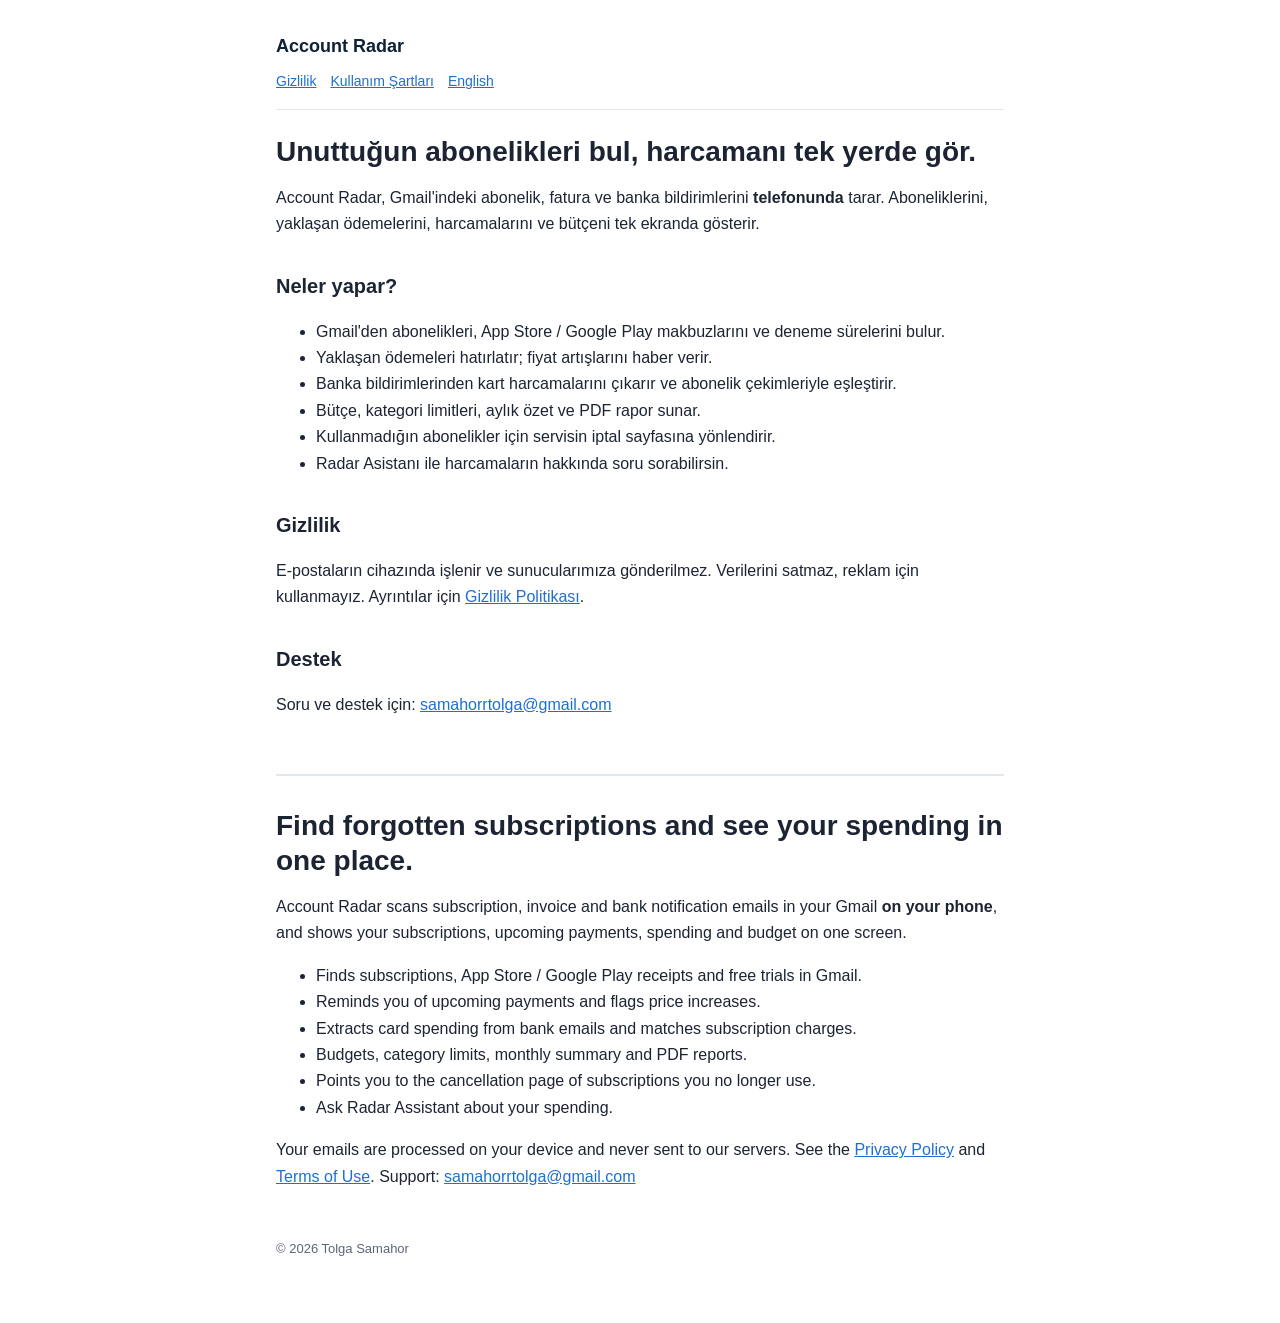
<file: index.html>
<!doctype html>
<html lang="tr">
<head>
<meta charset="utf-8">
<meta name="viewport" content="width=device-width, initial-scale=1">
<title>Account Radar</title>
<meta name="description" content="Account Radar: Gmail'indeki abonelikleri ve harcamaları bulan, takip eden uygulama.">
<link rel="stylesheet" href="style.css">
</head>
<body>
<main>
<header>
  <a class="brand" href="index.html">Account Radar</a>
  <nav><a href="privacy.html">Gizlilik</a><a href="terms.html">Kullanım Şartları</a><a href="#en">English</a></nav>
</header>

<h1>Unuttuğun abonelikleri bul, harcamanı tek yerde gör.</h1>
<p>Account Radar, Gmail'indeki abonelik, fatura ve banka bildirimlerini <strong>telefonunda</strong> tarar. Aboneliklerini, yaklaşan ödemelerini, harcamalarını ve bütçeni tek ekranda gösterir.</p>

<h2>Neler yapar?</h2>
<ul>
  <li>Gmail'den abonelikleri, App Store / Google Play makbuzlarını ve deneme sürelerini bulur.</li>
  <li>Yaklaşan ödemeleri hatırlatır; fiyat artışlarını haber verir.</li>
  <li>Banka bildirimlerinden kart harcamalarını çıkarır ve abonelik çekimleriyle eşleştirir.</li>
  <li>Bütçe, kategori limitleri, aylık özet ve PDF rapor sunar.</li>
  <li>Kullanmadığın abonelikler için servisin iptal sayfasına yönlendirir.</li>
  <li>Radar Asistanı ile harcamaların hakkında soru sorabilirsin.</li>
</ul>

<h2>Gizlilik</h2>
<p>E-postaların cihazında işlenir ve sunucularımıza gönderilmez. Verilerini satmaz, reklam için kullanmayız. Ayrıntılar için <a href="privacy.html">Gizlilik Politikası</a>.</p>

<h2>Destek</h2>
<p>Soru ve destek için: <a href="mailto:samahorrtolga@gmail.com">samahorrtolga@gmail.com</a></p>

<section class="lang" id="en" lang="en">
<h1>Find forgotten subscriptions and see your spending in one place.</h1>
<p>Account Radar scans subscription, invoice and bank notification emails in your Gmail <strong>on your phone</strong>, and shows your subscriptions, upcoming payments, spending and budget on one screen.</p>
<ul>
  <li>Finds subscriptions, App Store / Google Play receipts and free trials in Gmail.</li>
  <li>Reminds you of upcoming payments and flags price increases.</li>
  <li>Extracts card spending from bank emails and matches subscription charges.</li>
  <li>Budgets, category limits, monthly summary and PDF reports.</li>
  <li>Points you to the cancellation page of subscriptions you no longer use.</li>
  <li>Ask Radar Assistant about your spending.</li>
</ul>
<p>Your emails are processed on your device and never sent to our servers. See the <a href="privacy.html#en">Privacy Policy</a> and <a href="terms.html#en">Terms of Use</a>. Support: <a href="mailto:samahorrtolga@gmail.com">samahorrtolga@gmail.com</a></p>
</section>

<footer>© 2026 Tolga Samahor</footer>
</main>
</body>
</html>
</file>
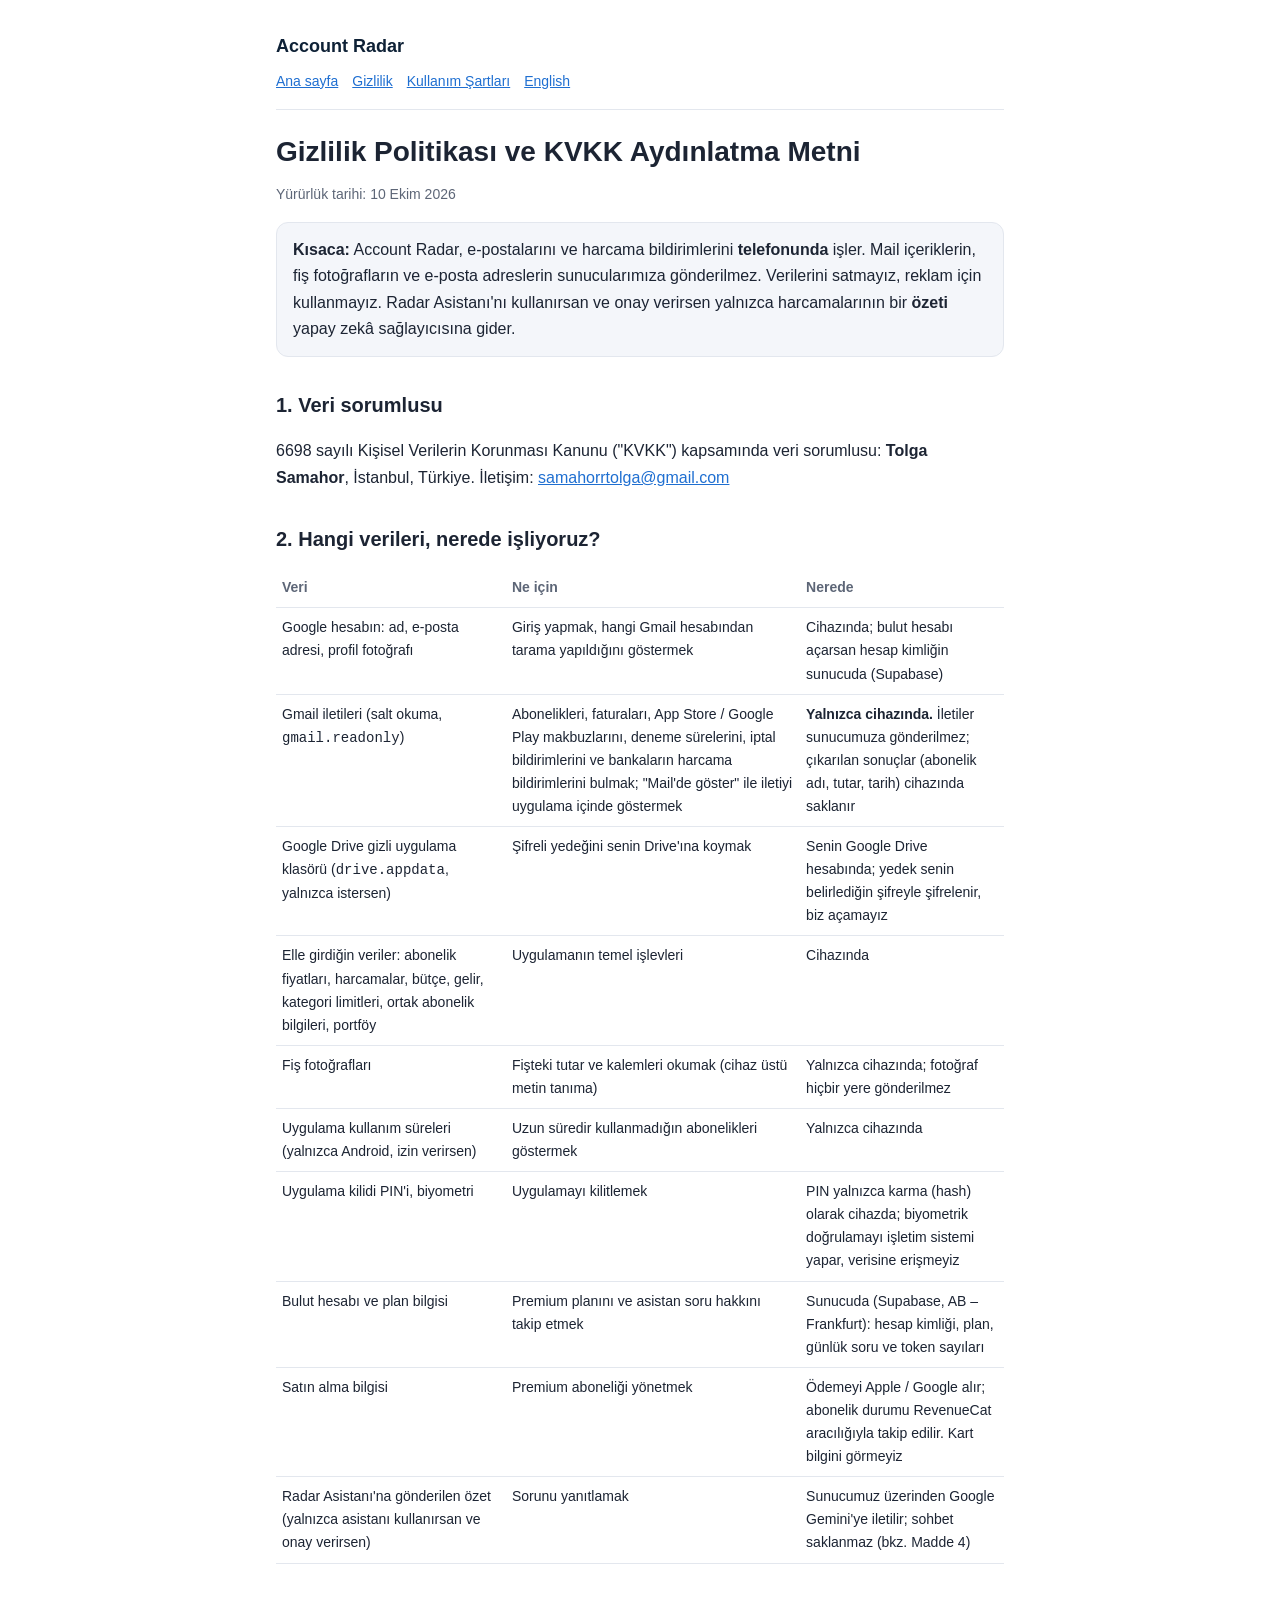
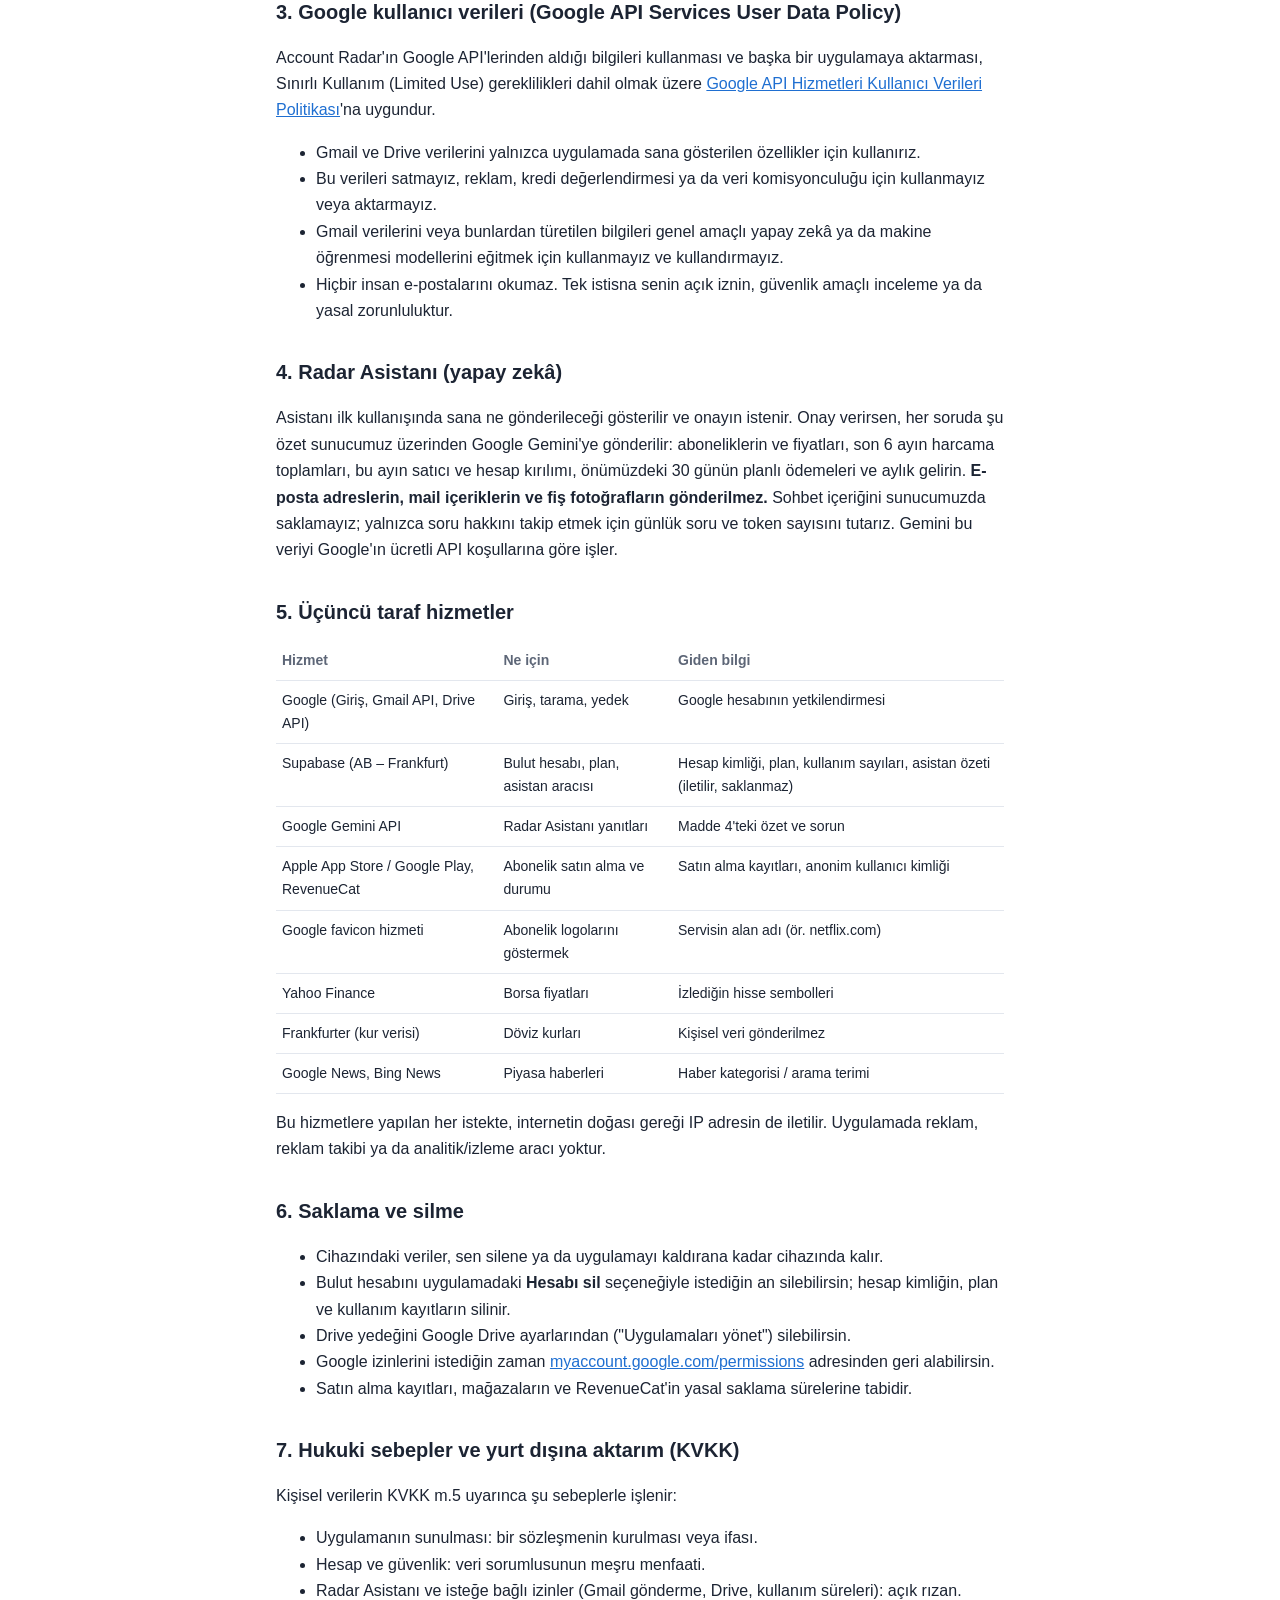
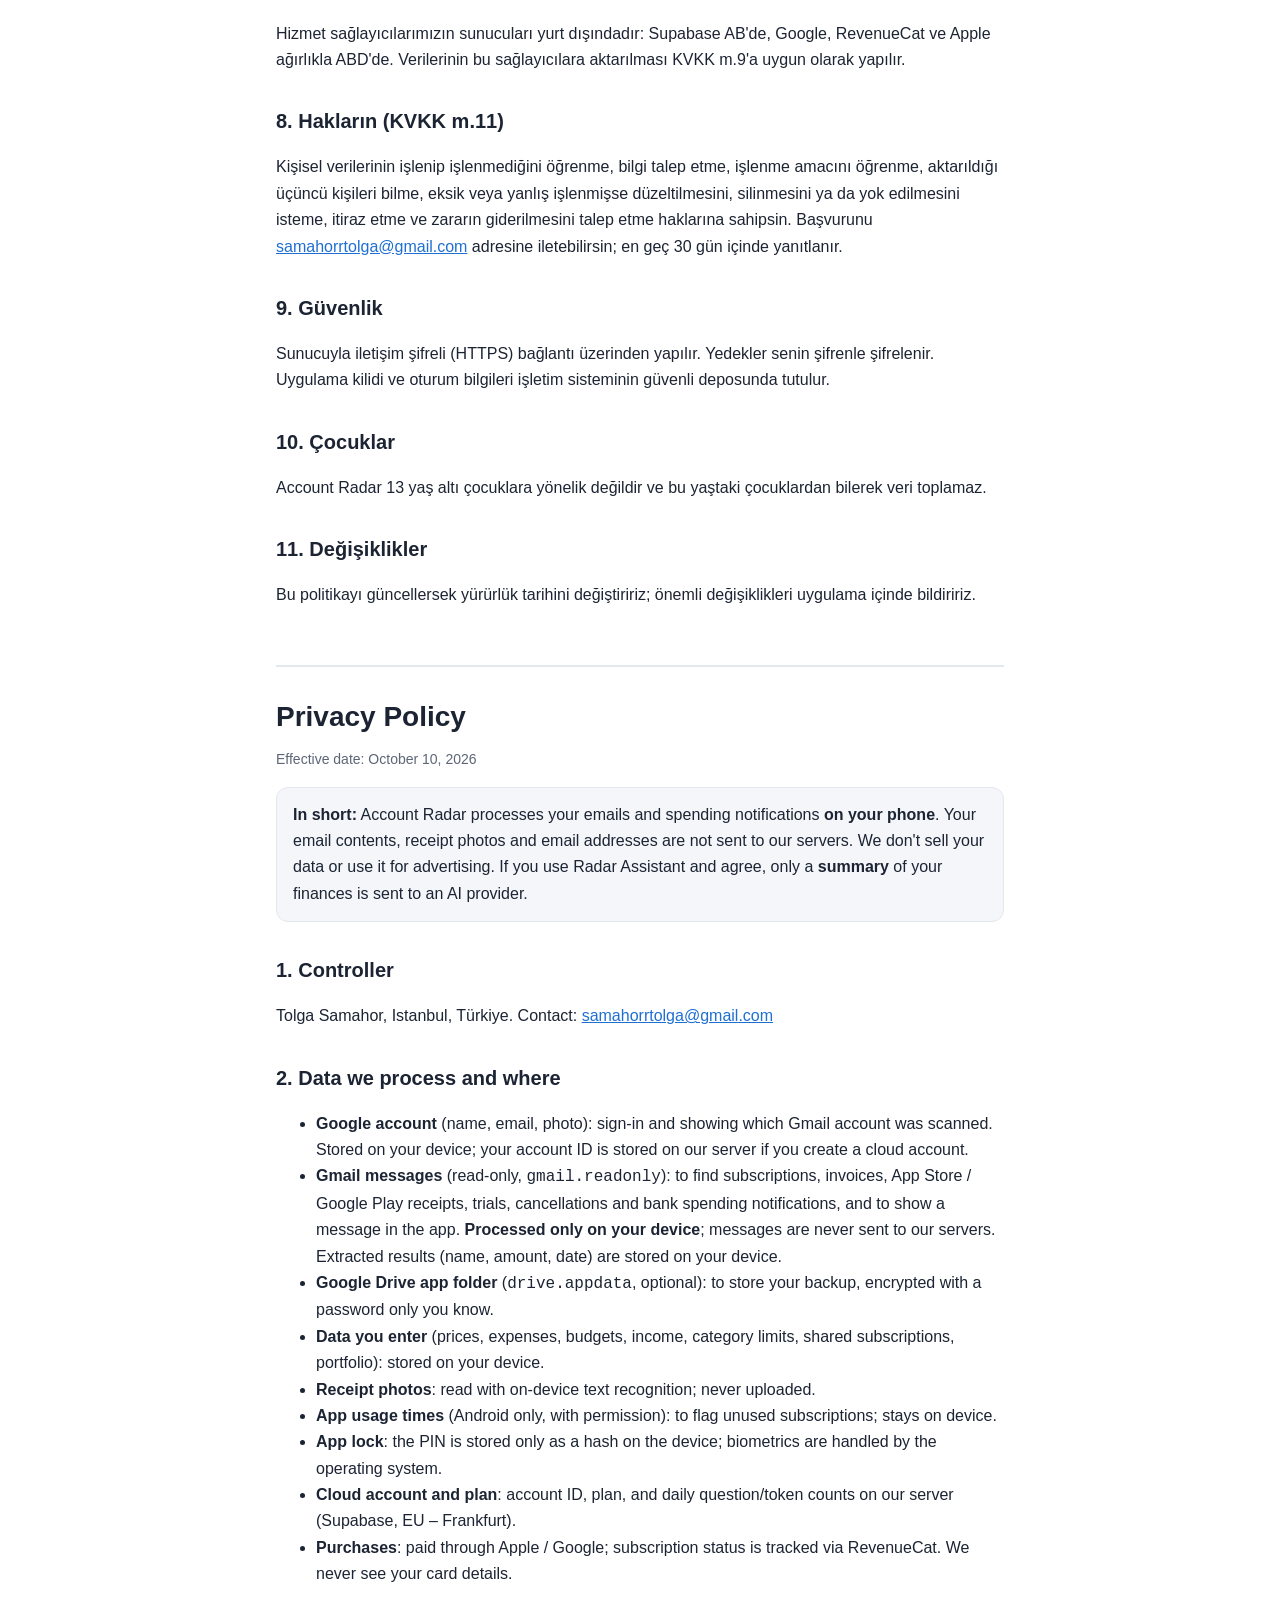
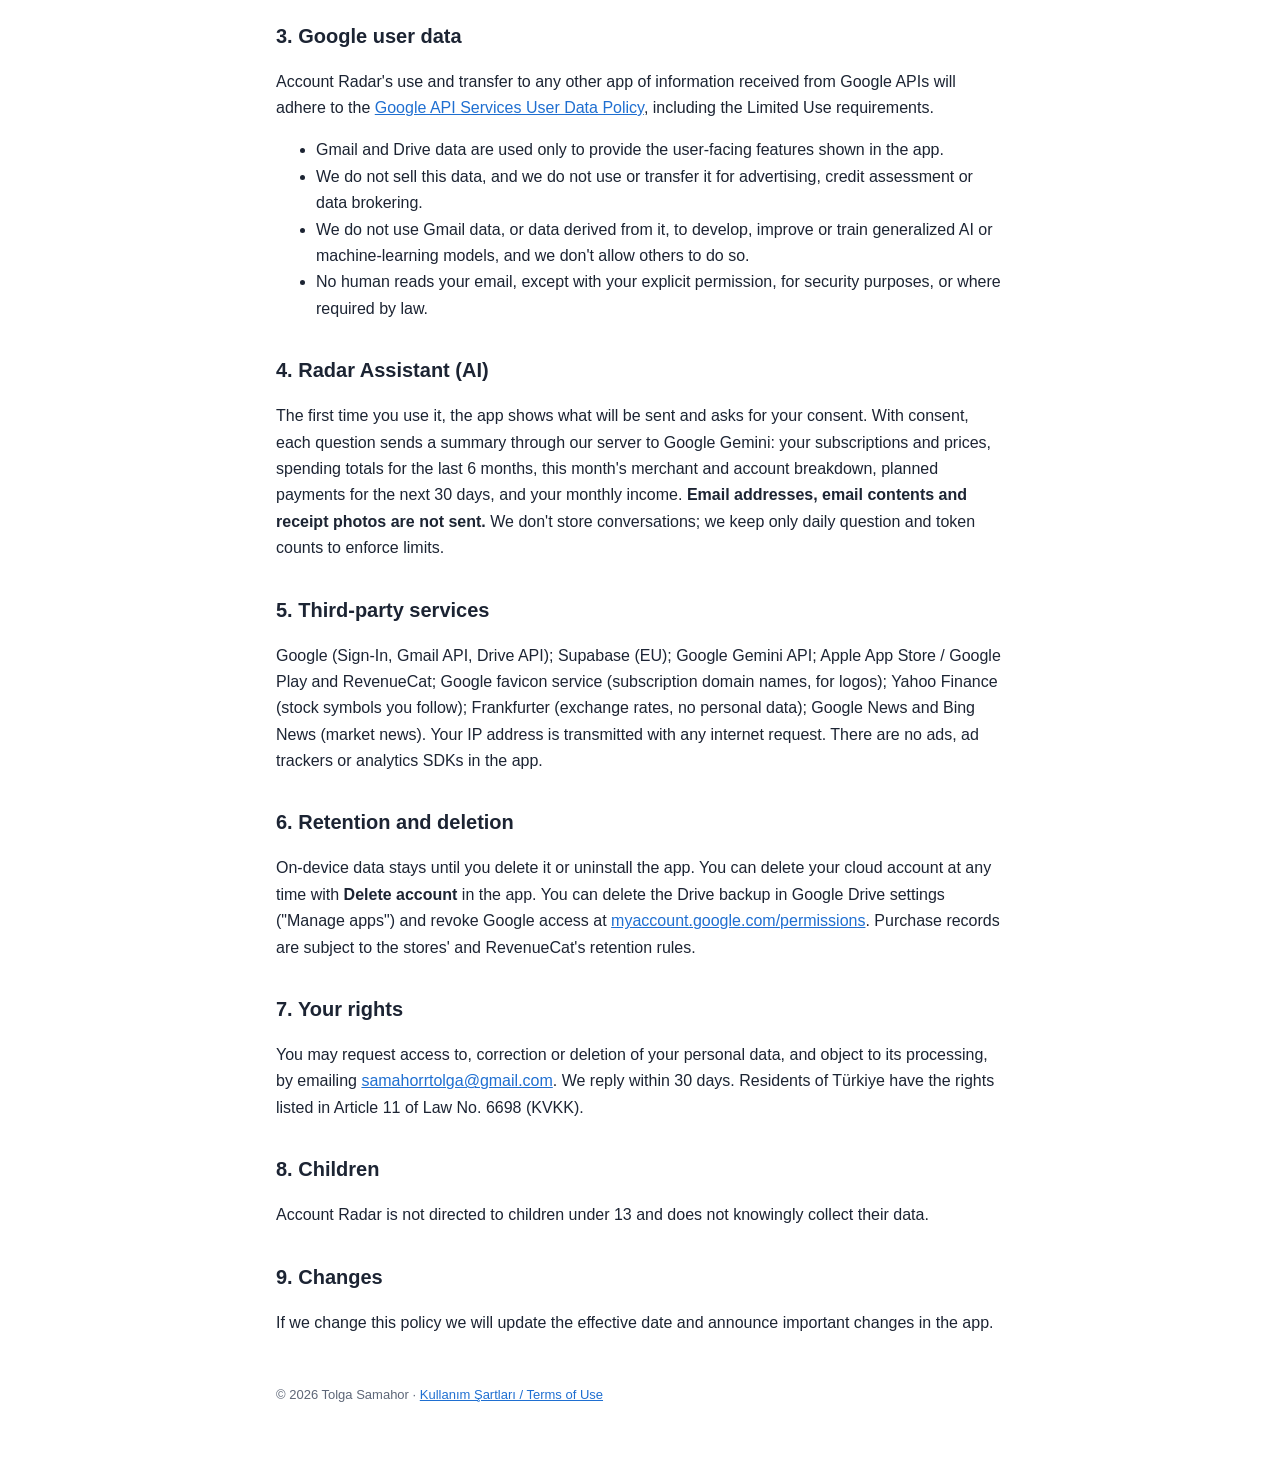
<file: privacy.html>
<!doctype html>
<html lang="tr">
<head>
<meta charset="utf-8">
<meta name="viewport" content="width=device-width, initial-scale=1">
<title>Gizlilik Politikası · Account Radar</title>
<link rel="stylesheet" href="style.css">
</head>
<body>
<main>
<header>
  <a class="brand" href="index.html">Account Radar</a>
  <nav><a href="index.html">Ana sayfa</a><a href="privacy.html">Gizlilik</a><a href="terms.html">Kullanım Şartları</a><a href="#en">English</a></nav>
</header>

<h1>Gizlilik Politikası ve KVKK Aydınlatma Metni</h1>
<p class="muted">Yürürlük tarihi: 10 Ekim 2026</p>

<div class="box">
  <strong>Kısaca:</strong> Account Radar, e-postalarını ve harcama bildirimlerini <strong>telefonunda</strong> işler. Mail içeriklerin, fiş fotoğrafların ve e-posta adreslerin sunucularımıza gönderilmez. Verilerini satmayız, reklam için kullanmayız. Radar Asistanı'nı kullanırsan ve onay verirsen yalnızca harcamalarının bir <strong>özeti</strong> yapay zekâ sağlayıcısına gider.
</div>

<h2>1. Veri sorumlusu</h2>
<p>6698 sayılı Kişisel Verilerin Korunması Kanunu ("KVKK") kapsamında veri sorumlusu: <strong>Tolga Samahor</strong>, İstanbul, Türkiye. İletişim: <a href="mailto:samahorrtolga@gmail.com">samahorrtolga@gmail.com</a></p>

<h2>2. Hangi verileri, nerede işliyoruz?</h2>
<table>
  <thead><tr><th>Veri</th><th>Ne için</th><th>Nerede</th></tr></thead>
  <tbody>
    <tr><td>Google hesabın: ad, e-posta adresi, profil fotoğrafı</td><td>Giriş yapmak, hangi Gmail hesabından tarama yapıldığını göstermek</td><td>Cihazında; bulut hesabı açarsan hesap kimliğin sunucuda (Supabase)</td></tr>
    <tr><td>Gmail iletileri (salt okuma, <code>gmail.readonly</code>)</td><td>Abonelikleri, faturaları, App Store / Google Play makbuzlarını, deneme sürelerini, iptal bildirimlerini ve bankaların harcama bildirimlerini bulmak; "Mail'de göster" ile iletiyi uygulama içinde göstermek</td><td><strong>Yalnızca cihazında.</strong> İletiler sunucumuza gönderilmez; çıkarılan sonuçlar (abonelik adı, tutar, tarih) cihazında saklanır</td></tr>
    <tr><td>Google Drive gizli uygulama klasörü (<code>drive.appdata</code>, yalnızca istersen)</td><td>Şifreli yedeğini senin Drive'ına koymak</td><td>Senin Google Drive hesabında; yedek senin belirlediğin şifreyle şifrelenir, biz açamayız</td></tr>
    <tr><td>Elle girdiğin veriler: abonelik fiyatları, harcamalar, bütçe, gelir, kategori limitleri, ortak abonelik bilgileri, portföy</td><td>Uygulamanın temel işlevleri</td><td>Cihazında</td></tr>
    <tr><td>Fiş fotoğrafları</td><td>Fişteki tutar ve kalemleri okumak (cihaz üstü metin tanıma)</td><td>Yalnızca cihazında; fotoğraf hiçbir yere gönderilmez</td></tr>
    <tr><td>Uygulama kullanım süreleri (yalnızca Android, izin verirsen)</td><td>Uzun süredir kullanmadığın abonelikleri göstermek</td><td>Yalnızca cihazında</td></tr>
    <tr><td>Uygulama kilidi PIN'i, biyometri</td><td>Uygulamayı kilitlemek</td><td>PIN yalnızca karma (hash) olarak cihazda; biyometrik doğrulamayı işletim sistemi yapar, verisine erişmeyiz</td></tr>
    <tr><td>Bulut hesabı ve plan bilgisi</td><td>Premium planını ve asistan soru hakkını takip etmek</td><td>Sunucuda (Supabase, AB – Frankfurt): hesap kimliği, plan, günlük soru ve token sayıları</td></tr>
    <tr><td>Satın alma bilgisi</td><td>Premium aboneliği yönetmek</td><td>Ödemeyi Apple / Google alır; abonelik durumu RevenueCat aracılığıyla takip edilir. Kart bilgini görmeyiz</td></tr>
    <tr><td>Radar Asistanı'na gönderilen özet (yalnızca asistanı kullanırsan ve onay verirsen)</td><td>Sorunu yanıtlamak</td><td>Sunucumuz üzerinden Google Gemini'ye iletilir; sohbet saklanmaz (bkz. Madde 4)</td></tr>
  </tbody>
</table>

<h2>3. Google kullanıcı verileri (Google API Services User Data Policy)</h2>
<p>Account Radar'ın Google API'lerinden aldığı bilgileri kullanması ve başka bir uygulamaya aktarması, Sınırlı Kullanım (Limited Use) gereklilikleri dahil olmak üzere <a href="https://developers.google.com/terms/api-services-user-data-policy">Google API Hizmetleri Kullanıcı Verileri Politikası</a>'na uygundur.</p>
<ul>
  <li>Gmail ve Drive verilerini yalnızca uygulamada sana gösterilen özellikler için kullanırız.</li>
  <li>Bu verileri satmayız, reklam, kredi değerlendirmesi ya da veri komisyonculuğu için kullanmayız veya aktarmayız.</li>
  <li>Gmail verilerini veya bunlardan türetilen bilgileri genel amaçlı yapay zekâ ya da makine öğrenmesi modellerini eğitmek için kullanmayız ve kullandırmayız.</li>
  <li>Hiçbir insan e-postalarını okumaz. Tek istisna senin açık iznin, güvenlik amaçlı inceleme ya da yasal zorunluluktur.</li>
</ul>

<h2>4. Radar Asistanı (yapay zekâ)</h2>
<p>Asistanı ilk kullanışında sana ne gönderileceği gösterilir ve onayın istenir. Onay verirsen, her soruda şu özet sunucumuz üzerinden Google Gemini'ye gönderilir: aboneliklerin ve fiyatları, son 6 ayın harcama toplamları, bu ayın satıcı ve hesap kırılımı, önümüzdeki 30 günün planlı ödemeleri ve aylık gelirin. <strong>E-posta adreslerin, mail içeriklerin ve fiş fotoğrafların gönderilmez.</strong> Sohbet içeriğini sunucumuzda saklamayız; yalnızca soru hakkını takip etmek için günlük soru ve token sayısını tutarız. Gemini bu veriyi Google'ın ücretli API koşullarına göre işler.</p>

<h2>5. Üçüncü taraf hizmetler</h2>
<table>
  <thead><tr><th>Hizmet</th><th>Ne için</th><th>Giden bilgi</th></tr></thead>
  <tbody>
    <tr><td>Google (Giriş, Gmail API, Drive API)</td><td>Giriş, tarama, yedek</td><td>Google hesabının yetkilendirmesi</td></tr>
    <tr><td>Supabase (AB – Frankfurt)</td><td>Bulut hesabı, plan, asistan aracısı</td><td>Hesap kimliği, plan, kullanım sayıları, asistan özeti (iletilir, saklanmaz)</td></tr>
    <tr><td>Google Gemini API</td><td>Radar Asistanı yanıtları</td><td>Madde 4'teki özet ve sorun</td></tr>
    <tr><td>Apple App Store / Google Play, RevenueCat</td><td>Abonelik satın alma ve durumu</td><td>Satın alma kayıtları, anonim kullanıcı kimliği</td></tr>
    <tr><td>Google favicon hizmeti</td><td>Abonelik logolarını göstermek</td><td>Servisin alan adı (ör. netflix.com)</td></tr>
    <tr><td>Yahoo Finance</td><td>Borsa fiyatları</td><td>İzlediğin hisse sembolleri</td></tr>
    <tr><td>Frankfurter (kur verisi)</td><td>Döviz kurları</td><td>Kişisel veri gönderilmez</td></tr>
    <tr><td>Google News, Bing News</td><td>Piyasa haberleri</td><td>Haber kategorisi / arama terimi</td></tr>
  </tbody>
</table>
<p>Bu hizmetlere yapılan her istekte, internetin doğası gereği IP adresin de iletilir. Uygulamada reklam, reklam takibi ya da analitik/izleme aracı yoktur.</p>

<h2>6. Saklama ve silme</h2>
<ul>
  <li>Cihazındaki veriler, sen silene ya da uygulamayı kaldırana kadar cihazında kalır.</li>
  <li>Bulut hesabını uygulamadaki <strong>Hesabı sil</strong> seçeneğiyle istediğin an silebilirsin; hesap kimliğin, plan ve kullanım kayıtların silinir.</li>
  <li>Drive yedeğini Google Drive ayarlarından ("Uygulamaları yönet") silebilirsin.</li>
  <li>Google izinlerini istediğin zaman <a href="https://myaccount.google.com/permissions">myaccount.google.com/permissions</a> adresinden geri alabilirsin.</li>
  <li>Satın alma kayıtları, mağazaların ve RevenueCat'in yasal saklama sürelerine tabidir.</li>
</ul>

<h2>7. Hukuki sebepler ve yurt dışına aktarım (KVKK)</h2>
<p>Kişisel verilerin KVKK m.5 uyarınca şu sebeplerle işlenir:</p>
<ul>
  <li>Uygulamanın sunulması: bir sözleşmenin kurulması veya ifası.</li>
  <li>Hesap ve güvenlik: veri sorumlusunun meşru menfaati.</li>
  <li>Radar Asistanı ve isteğe bağlı izinler (Gmail gönderme, Drive, kullanım süreleri): açık rızan.</li>
</ul>
<p>Hizmet sağlayıcılarımızın sunucuları yurt dışındadır: Supabase AB'de, Google, RevenueCat ve Apple ağırlıkla ABD'de. Verilerinin bu sağlayıcılara aktarılması KVKK m.9'a uygun olarak yapılır.</p>

<h2>8. Hakların (KVKK m.11)</h2>
<p>Kişisel verilerinin işlenip işlenmediğini öğrenme, bilgi talep etme, işlenme amacını öğrenme, aktarıldığı üçüncü kişileri bilme, eksik veya yanlış işlenmişse düzeltilmesini, silinmesini ya da yok edilmesini isteme, itiraz etme ve zararın giderilmesini talep etme haklarına sahipsin. Başvurunu <a href="mailto:samahorrtolga@gmail.com">samahorrtolga@gmail.com</a> adresine iletebilirsin; en geç 30 gün içinde yanıtlanır.</p>

<h2>9. Güvenlik</h2>
<p>Sunucuyla iletişim şifreli (HTTPS) bağlantı üzerinden yapılır. Yedekler senin şifrenle şifrelenir. Uygulama kilidi ve oturum bilgileri işletim sisteminin güvenli deposunda tutulur.</p>

<h2>10. Çocuklar</h2>
<p>Account Radar 13 yaş altı çocuklara yönelik değildir ve bu yaştaki çocuklardan bilerek veri toplamaz.</p>

<h2>11. Değişiklikler</h2>
<p>Bu politikayı güncellersek yürürlük tarihini değiştiririz; önemli değişiklikleri uygulama içinde bildiririz.</p>

<!-- ============================ ENGLISH ============================ -->
<section class="lang" id="en" lang="en">
<h1>Privacy Policy</h1>
<p class="muted">Effective date: October 10, 2026</p>

<div class="box">
  <strong>In short:</strong> Account Radar processes your emails and spending notifications <strong>on your phone</strong>. Your email contents, receipt photos and email addresses are not sent to our servers. We don't sell your data or use it for advertising. If you use Radar Assistant and agree, only a <strong>summary</strong> of your finances is sent to an AI provider.
</div>

<h2>1. Controller</h2>
<p>Tolga Samahor, Istanbul, Türkiye. Contact: <a href="mailto:samahorrtolga@gmail.com">samahorrtolga@gmail.com</a></p>

<h2>2. Data we process and where</h2>
<ul>
  <li><strong>Google account</strong> (name, email, photo): sign-in and showing which Gmail account was scanned. Stored on your device; your account ID is stored on our server if you create a cloud account.</li>
  <li><strong>Gmail messages</strong> (read-only, <code>gmail.readonly</code>): to find subscriptions, invoices, App Store / Google Play receipts, trials, cancellations and bank spending notifications, and to show a message in the app. <strong>Processed only on your device</strong>; messages are never sent to our servers. Extracted results (name, amount, date) are stored on your device.</li>
  <li><strong>Google Drive app folder</strong> (<code>drive.appdata</code>, optional): to store your backup, encrypted with a password only you know.</li>
  <li><strong>Data you enter</strong> (prices, expenses, budgets, income, category limits, shared subscriptions, portfolio): stored on your device.</li>
  <li><strong>Receipt photos</strong>: read with on-device text recognition; never uploaded.</li>
  <li><strong>App usage times</strong> (Android only, with permission): to flag unused subscriptions; stays on device.</li>
  <li><strong>App lock</strong>: the PIN is stored only as a hash on the device; biometrics are handled by the operating system.</li>
  <li><strong>Cloud account and plan</strong>: account ID, plan, and daily question/token counts on our server (Supabase, EU – Frankfurt).</li>
  <li><strong>Purchases</strong>: paid through Apple / Google; subscription status is tracked via RevenueCat. We never see your card details.</li>
</ul>

<h2>3. Google user data</h2>
<p>Account Radar's use and transfer to any other app of information received from Google APIs will adhere to the <a href="https://developers.google.com/terms/api-services-user-data-policy">Google API Services User Data Policy</a>, including the Limited Use requirements.</p>
<ul>
  <li>Gmail and Drive data are used only to provide the user-facing features shown in the app.</li>
  <li>We do not sell this data, and we do not use or transfer it for advertising, credit assessment or data brokering.</li>
  <li>We do not use Gmail data, or data derived from it, to develop, improve or train generalized AI or machine-learning models, and we don't allow others to do so.</li>
  <li>No human reads your email, except with your explicit permission, for security purposes, or where required by law.</li>
</ul>

<h2>4. Radar Assistant (AI)</h2>
<p>The first time you use it, the app shows what will be sent and asks for your consent. With consent, each question sends a summary through our server to Google Gemini: your subscriptions and prices, spending totals for the last 6 months, this month's merchant and account breakdown, planned payments for the next 30 days, and your monthly income. <strong>Email addresses, email contents and receipt photos are not sent.</strong> We don't store conversations; we keep only daily question and token counts to enforce limits.</p>

<h2>5. Third-party services</h2>
<p>Google (Sign-In, Gmail API, Drive API); Supabase (EU); Google Gemini API; Apple App Store / Google Play and RevenueCat; Google favicon service (subscription domain names, for logos); Yahoo Finance (stock symbols you follow); Frankfurter (exchange rates, no personal data); Google News and Bing News (market news). Your IP address is transmitted with any internet request. There are no ads, ad trackers or analytics SDKs in the app.</p>

<h2>6. Retention and deletion</h2>
<p>On-device data stays until you delete it or uninstall the app. You can delete your cloud account at any time with <strong>Delete account</strong> in the app. You can delete the Drive backup in Google Drive settings ("Manage apps") and revoke Google access at <a href="https://myaccount.google.com/permissions">myaccount.google.com/permissions</a>. Purchase records are subject to the stores' and RevenueCat's retention rules.</p>

<h2>7. Your rights</h2>
<p>You may request access to, correction or deletion of your personal data, and object to its processing, by emailing <a href="mailto:samahorrtolga@gmail.com">samahorrtolga@gmail.com</a>. We reply within 30 days. Residents of Türkiye have the rights listed in Article 11 of Law No. 6698 (KVKK).</p>

<h2>8. Children</h2>
<p>Account Radar is not directed to children under 13 and does not knowingly collect their data.</p>

<h2>9. Changes</h2>
<p>If we change this policy we will update the effective date and announce important changes in the app.</p>
</section>

<footer>© 2026 Tolga Samahor · <a href="terms.html">Kullanım Şartları / Terms of Use</a></footer>
</main>
</body>
</html>
</file>
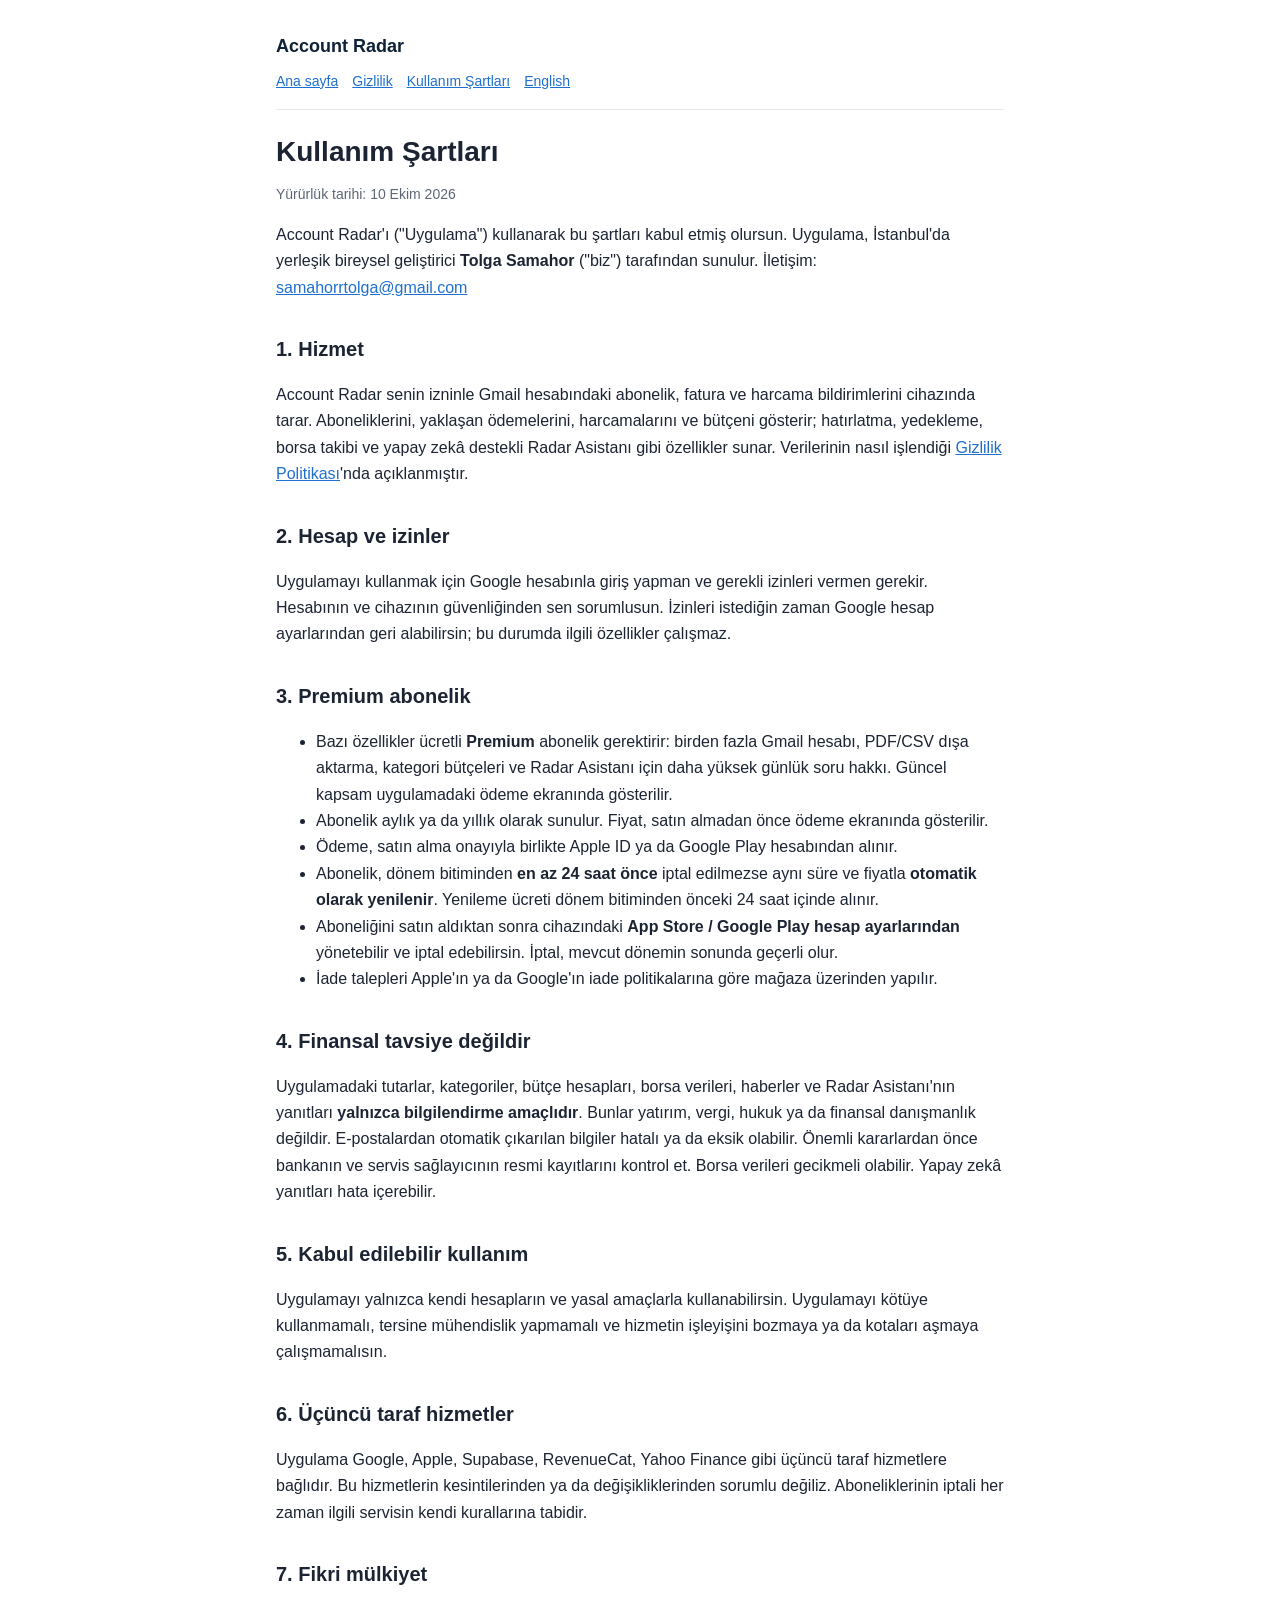
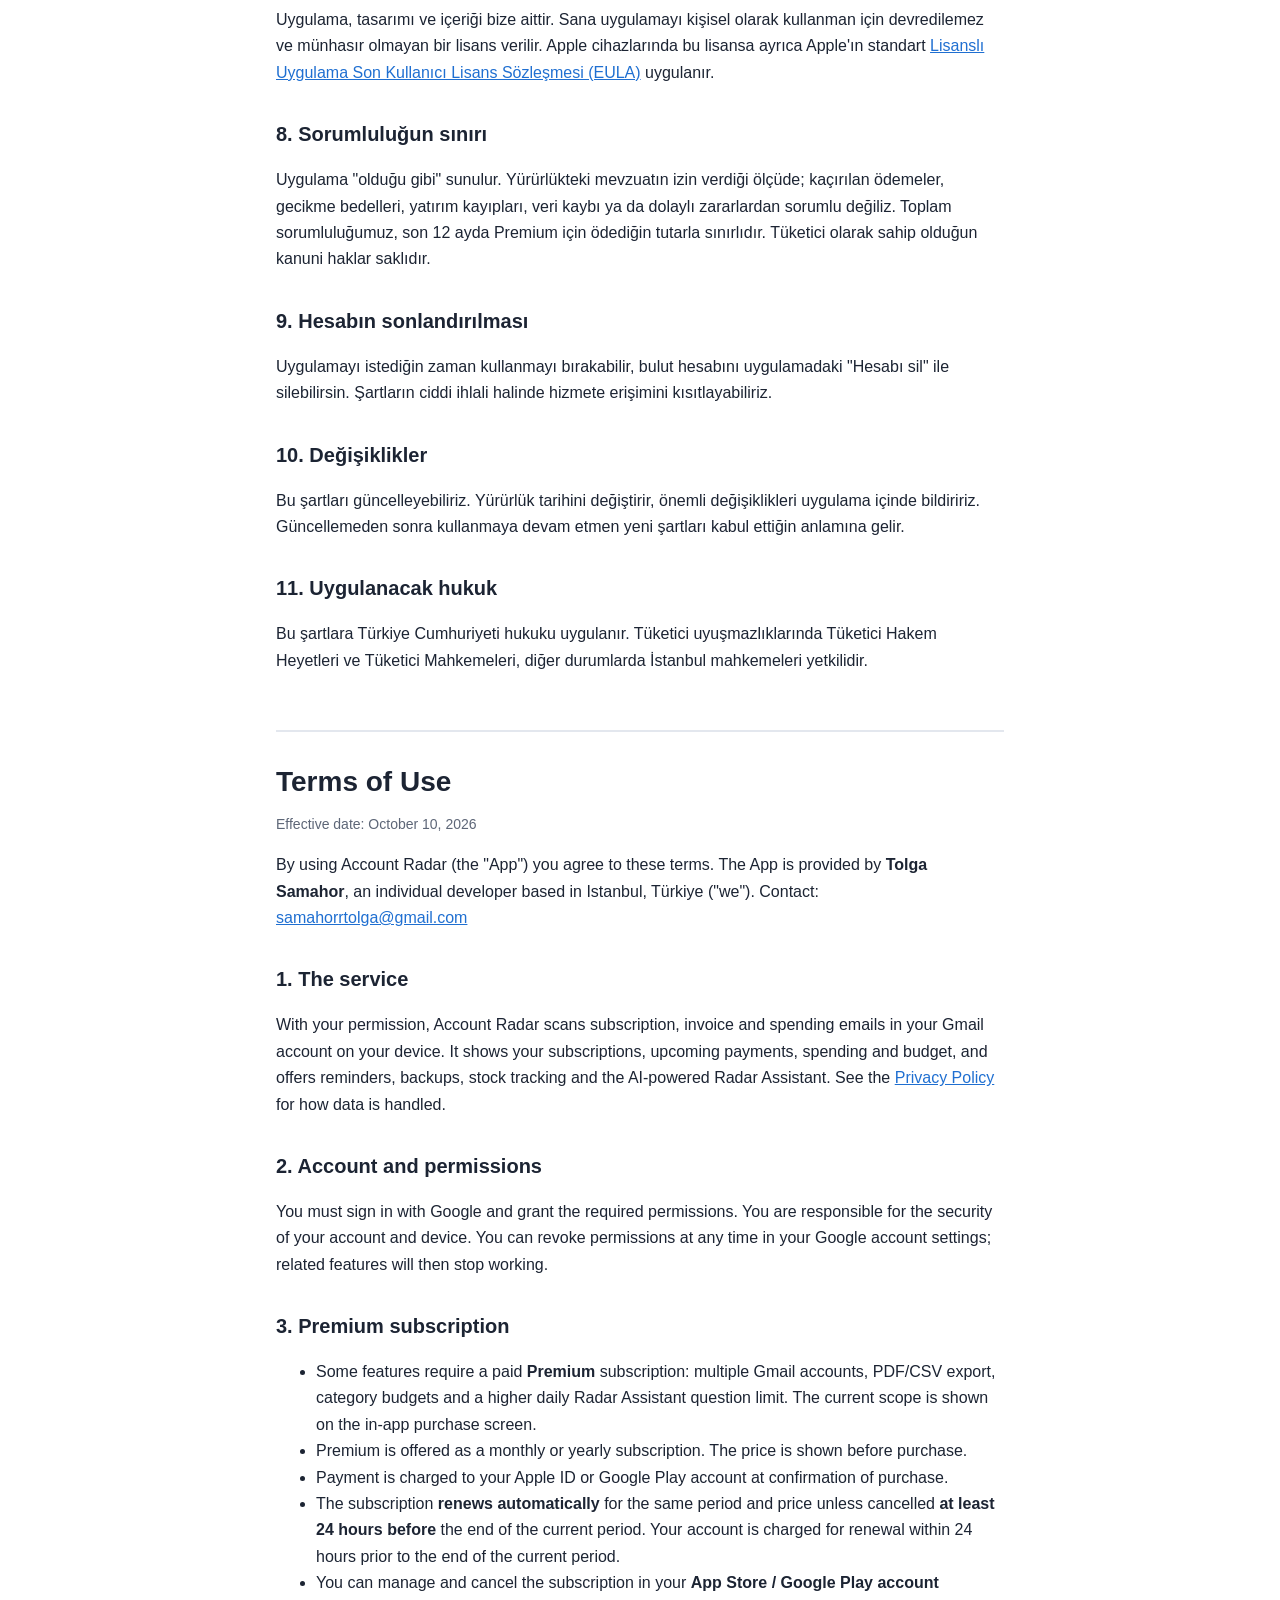
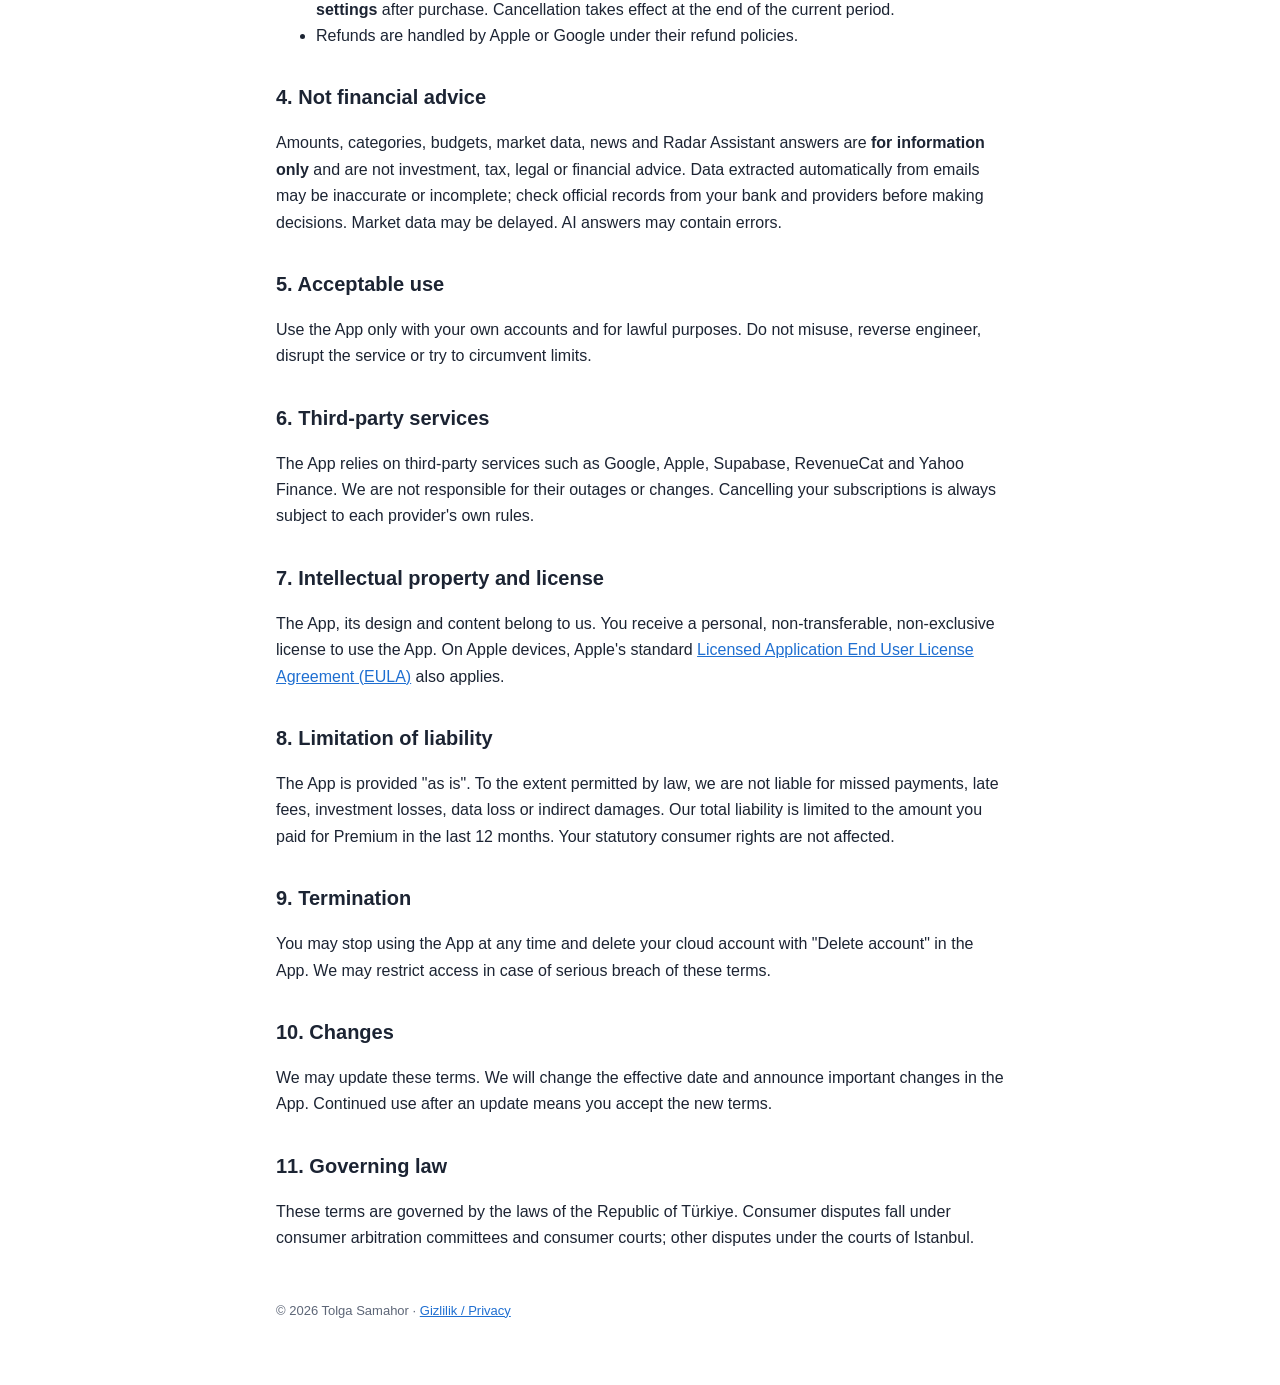
<file: terms.html>
<!doctype html>
<html lang="tr">
<head>
<meta charset="utf-8">
<meta name="viewport" content="width=device-width, initial-scale=1">
<title>Kullanım Şartları · Account Radar</title>
<link rel="stylesheet" href="style.css">
</head>
<body>
<main>
<header>
  <a class="brand" href="index.html">Account Radar</a>
  <nav><a href="index.html">Ana sayfa</a><a href="privacy.html">Gizlilik</a><a href="terms.html">Kullanım Şartları</a><a href="#en">English</a></nav>
</header>

<h1>Kullanım Şartları</h1>
<p class="muted">Yürürlük tarihi: 10 Ekim 2026</p>

<p>Account Radar'ı ("Uygulama") kullanarak bu şartları kabul etmiş olursun. Uygulama, İstanbul'da yerleşik bireysel geliştirici <strong>Tolga Samahor</strong> ("biz") tarafından sunulur. İletişim: <a href="mailto:samahorrtolga@gmail.com">samahorrtolga@gmail.com</a></p>

<h2>1. Hizmet</h2>
<p>Account Radar senin izninle Gmail hesabındaki abonelik, fatura ve harcama bildirimlerini cihazında tarar. Aboneliklerini, yaklaşan ödemelerini, harcamalarını ve bütçeni gösterir; hatırlatma, yedekleme, borsa takibi ve yapay zekâ destekli Radar Asistanı gibi özellikler sunar. Verilerinin nasıl işlendiği <a href="privacy.html">Gizlilik Politikası</a>'nda açıklanmıştır.</p>

<h2>2. Hesap ve izinler</h2>
<p>Uygulamayı kullanmak için Google hesabınla giriş yapman ve gerekli izinleri vermen gerekir. Hesabının ve cihazının güvenliğinden sen sorumlusun. İzinleri istediğin zaman Google hesap ayarlarından geri alabilirsin; bu durumda ilgili özellikler çalışmaz.</p>

<h2>3. Premium abonelik</h2>
<ul>
  <li>Bazı özellikler ücretli <strong>Premium</strong> abonelik gerektirir: birden fazla Gmail hesabı, PDF/CSV dışa aktarma, kategori bütçeleri ve Radar Asistanı için daha yüksek günlük soru hakkı. Güncel kapsam uygulamadaki ödeme ekranında gösterilir.</li>
  <li>Abonelik aylık ya da yıllık olarak sunulur. Fiyat, satın almadan önce ödeme ekranında gösterilir.</li>
  <li>Ödeme, satın alma onayıyla birlikte Apple ID ya da Google Play hesabından alınır.</li>
  <li>Abonelik, dönem bitiminden <strong>en az 24 saat önce</strong> iptal edilmezse aynı süre ve fiyatla <strong>otomatik olarak yenilenir</strong>. Yenileme ücreti dönem bitiminden önceki 24 saat içinde alınır.</li>
  <li>Aboneliğini satın aldıktan sonra cihazındaki <strong>App Store / Google Play hesap ayarlarından</strong> yönetebilir ve iptal edebilirsin. İptal, mevcut dönemin sonunda geçerli olur.</li>
  <li>İade talepleri Apple'ın ya da Google'ın iade politikalarına göre mağaza üzerinden yapılır.</li>
</ul>

<h2>4. Finansal tavsiye değildir</h2>
<p>Uygulamadaki tutarlar, kategoriler, bütçe hesapları, borsa verileri, haberler ve Radar Asistanı'nın yanıtları <strong>yalnızca bilgilendirme amaçlıdır</strong>. Bunlar yatırım, vergi, hukuk ya da finansal danışmanlık değildir. E-postalardan otomatik çıkarılan bilgiler hatalı ya da eksik olabilir. Önemli kararlardan önce bankanın ve servis sağlayıcının resmi kayıtlarını kontrol et. Borsa verileri gecikmeli olabilir. Yapay zekâ yanıtları hata içerebilir.</p>

<h2>5. Kabul edilebilir kullanım</h2>
<p>Uygulamayı yalnızca kendi hesapların ve yasal amaçlarla kullanabilirsin. Uygulamayı kötüye kullanmamalı, tersine mühendislik yapmamalı ve hizmetin işleyişini bozmaya ya da kotaları aşmaya çalışmamalısın.</p>

<h2>6. Üçüncü taraf hizmetler</h2>
<p>Uygulama Google, Apple, Supabase, RevenueCat, Yahoo Finance gibi üçüncü taraf hizmetlere bağlıdır. Bu hizmetlerin kesintilerinden ya da değişikliklerinden sorumlu değiliz. Aboneliklerinin iptali her zaman ilgili servisin kendi kurallarına tabidir.</p>

<h2>7. Fikri mülkiyet</h2>
<p>Uygulama, tasarımı ve içeriği bize aittir. Sana uygulamayı kişisel olarak kullanman için devredilemez ve münhasır olmayan bir lisans verilir. Apple cihazlarında bu lisansa ayrıca Apple'ın standart <a href="https://www.apple.com/legal/internet-services/itunes/dev/stdeula/">Lisanslı Uygulama Son Kullanıcı Lisans Sözleşmesi (EULA)</a> uygulanır.</p>

<h2>8. Sorumluluğun sınırı</h2>
<p>Uygulama "olduğu gibi" sunulur. Yürürlükteki mevzuatın izin verdiği ölçüde; kaçırılan ödemeler, gecikme bedelleri, yatırım kayıpları, veri kaybı ya da dolaylı zararlardan sorumlu değiliz. Toplam sorumluluğumuz, son 12 ayda Premium için ödediğin tutarla sınırlıdır. Tüketici olarak sahip olduğun kanuni haklar saklıdır.</p>

<h2>9. Hesabın sonlandırılması</h2>
<p>Uygulamayı istediğin zaman kullanmayı bırakabilir, bulut hesabını uygulamadaki "Hesabı sil" ile silebilirsin. Şartların ciddi ihlali halinde hizmete erişimini kısıtlayabiliriz.</p>

<h2>10. Değişiklikler</h2>
<p>Bu şartları güncelleyebiliriz. Yürürlük tarihini değiştirir, önemli değişiklikleri uygulama içinde bildiririz. Güncellemeden sonra kullanmaya devam etmen yeni şartları kabul ettiğin anlamına gelir.</p>

<h2>11. Uygulanacak hukuk</h2>
<p>Bu şartlara Türkiye Cumhuriyeti hukuku uygulanır. Tüketici uyuşmazlıklarında Tüketici Hakem Heyetleri ve Tüketici Mahkemeleri, diğer durumlarda İstanbul mahkemeleri yetkilidir.</p>

<!-- ============================ ENGLISH ============================ -->
<section class="lang" id="en" lang="en">
<h1>Terms of Use</h1>
<p class="muted">Effective date: October 10, 2026</p>

<p>By using Account Radar (the "App") you agree to these terms. The App is provided by <strong>Tolga Samahor</strong>, an individual developer based in Istanbul, Türkiye ("we"). Contact: <a href="mailto:samahorrtolga@gmail.com">samahorrtolga@gmail.com</a></p>

<h2>1. The service</h2>
<p>With your permission, Account Radar scans subscription, invoice and spending emails in your Gmail account on your device. It shows your subscriptions, upcoming payments, spending and budget, and offers reminders, backups, stock tracking and the AI-powered Radar Assistant. See the <a href="privacy.html#en">Privacy Policy</a> for how data is handled.</p>

<h2>2. Account and permissions</h2>
<p>You must sign in with Google and grant the required permissions. You are responsible for the security of your account and device. You can revoke permissions at any time in your Google account settings; related features will then stop working.</p>

<h2>3. Premium subscription</h2>
<ul>
  <li>Some features require a paid <strong>Premium</strong> subscription: multiple Gmail accounts, PDF/CSV export, category budgets and a higher daily Radar Assistant question limit. The current scope is shown on the in-app purchase screen.</li>
  <li>Premium is offered as a monthly or yearly subscription. The price is shown before purchase.</li>
  <li>Payment is charged to your Apple ID or Google Play account at confirmation of purchase.</li>
  <li>The subscription <strong>renews automatically</strong> for the same period and price unless cancelled <strong>at least 24 hours before</strong> the end of the current period. Your account is charged for renewal within 24 hours prior to the end of the current period.</li>
  <li>You can manage and cancel the subscription in your <strong>App Store / Google Play account settings</strong> after purchase. Cancellation takes effect at the end of the current period.</li>
  <li>Refunds are handled by Apple or Google under their refund policies.</li>
</ul>

<h2>4. Not financial advice</h2>
<p>Amounts, categories, budgets, market data, news and Radar Assistant answers are <strong>for information only</strong> and are not investment, tax, legal or financial advice. Data extracted automatically from emails may be inaccurate or incomplete; check official records from your bank and providers before making decisions. Market data may be delayed. AI answers may contain errors.</p>

<h2>5. Acceptable use</h2>
<p>Use the App only with your own accounts and for lawful purposes. Do not misuse, reverse engineer, disrupt the service or try to circumvent limits.</p>

<h2>6. Third-party services</h2>
<p>The App relies on third-party services such as Google, Apple, Supabase, RevenueCat and Yahoo Finance. We are not responsible for their outages or changes. Cancelling your subscriptions is always subject to each provider's own rules.</p>

<h2>7. Intellectual property and license</h2>
<p>The App, its design and content belong to us. You receive a personal, non-transferable, non-exclusive license to use the App. On Apple devices, Apple's standard <a href="https://www.apple.com/legal/internet-services/itunes/dev/stdeula/">Licensed Application End User License Agreement (EULA)</a> also applies.</p>

<h2>8. Limitation of liability</h2>
<p>The App is provided "as is". To the extent permitted by law, we are not liable for missed payments, late fees, investment losses, data loss or indirect damages. Our total liability is limited to the amount you paid for Premium in the last 12 months. Your statutory consumer rights are not affected.</p>

<h2>9. Termination</h2>
<p>You may stop using the App at any time and delete your cloud account with "Delete account" in the App. We may restrict access in case of serious breach of these terms.</p>

<h2>10. Changes</h2>
<p>We may update these terms. We will change the effective date and announce important changes in the App. Continued use after an update means you accept the new terms.</p>

<h2>11. Governing law</h2>
<p>These terms are governed by the laws of the Republic of Türkiye. Consumer disputes fall under consumer arbitration committees and consumer courts; other disputes under the courts of Istanbul.</p>
</section>

<footer>© 2026 Tolga Samahor · <a href="privacy.html">Gizlilik / Privacy</a></footer>
</main>
</body>
</html>
</file>
<file: style.css>
:root {
  --bg: #ffffff;
  --fg: #1c2433;
  --muted: #5d6677;
  --line: #e3e7ee;
  --accent: #0e2136;
  --link: #1f6fd1;
  --soft: #f4f6fa;
}
@media (prefers-color-scheme: dark) {
  :root {
    --bg: #0b1420;
    --fg: #e6ebf2;
    --muted: #9aa5b5;
    --line: #223044;
    --accent: #79bdff;
    --link: #79bdff;
    --soft: #121e2d;
  }
}
* { box-sizing: border-box; }
body {
  margin: 0;
  background: var(--bg);
  color: var(--fg);
  font: 16px/1.65 -apple-system, BlinkMacSystemFont, "Segoe UI", Inter, Roboto, sans-serif;
}
main { max-width: 760px; margin: 0 auto; padding: 32px 16px 64px; }
header { border-bottom: 1px solid var(--line); padding-bottom: 16px; margin-bottom: 24px; }
header a.brand { color: var(--accent); font-weight: 700; text-decoration: none; font-size: 18px; }
nav { margin-top: 8px; font-size: 14px; }
nav a { margin-right: 14px; }
h1 { font-size: 28px; line-height: 1.25; margin: 8px 0 4px; }
h2 { font-size: 20px; margin: 32px 0 8px; }
h3 { font-size: 16px; margin: 20px 0 6px; }
p, li { color: var(--fg); }
.muted { color: var(--muted); font-size: 14px; }
a { color: var(--link); }
.box { background: var(--soft); border: 1px solid var(--line); border-radius: 12px; padding: 14px 16px; margin: 16px 0; }
table { width: 100%; border-collapse: collapse; font-size: 14px; margin: 12px 0; }
th, td { text-align: left; vertical-align: top; padding: 8px 6px; border-bottom: 1px solid var(--line); }
th { color: var(--muted); font-weight: 600; }
.lang { margin-top: 56px; padding-top: 24px; border-top: 2px solid var(--line); }
footer { margin-top: 48px; color: var(--muted); font-size: 13px; }
@media (max-width: 520px) { table, thead, tbody, tr, th, td { display: block; } thead { display: none; } td { border: 0; padding: 2px 0; } tr { border-bottom: 1px solid var(--line); padding: 8px 0; } }
</file>
